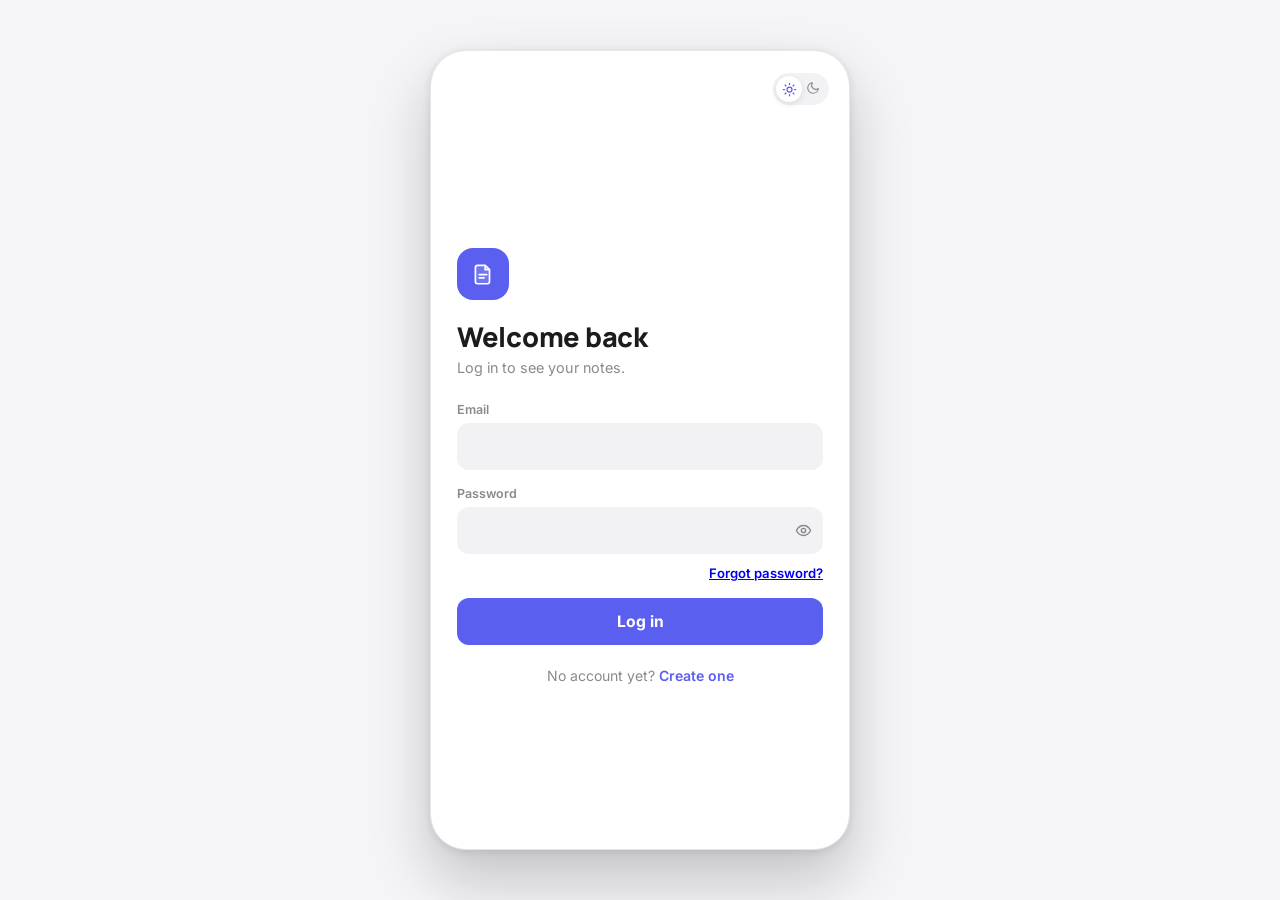
<file: index.html>
<!DOCTYPE html>
<html lang="en">
<head>
<meta charset="UTF-8" />
<meta name="viewport" content="width=device-width, initial-scale=1.0, viewport-fit=cover" />
<title>Paperz</title>
<link rel="preconnect" href="https://fonts.googleapis.com" />
<link href="https://fonts.googleapis.com/css2?family=Manrope:wght@700;800&family=Inter:wght@400;500;600;700&display=swap" rel="stylesheet" />
<link rel="stylesheet" href="css/style.css" />
<script>
  (function () {
    const saved = localStorage.getItem("notes_theme");
    const prefersDark = window.matchMedia("(prefers-color-scheme: dark)").matches;
    document.documentElement.setAttribute("data-theme", saved || (prefersDark ? "dark" : "light"));
  })();
</script>
</head>
<body>
  <div class="page-root">
    <div class="workspace">

      <!-- ===================== Sidebar ===================== -->
      <div class="sidebar">
        <div class="app-topbar">
          <div class="brand">
            <div class="brand-icon" id="brand-icon"></div>
            <span class="brand-title">Paperz</span>
          </div>
          <button id="theme-toggle" class="theme-toggle" title="Toggle dark mode">
            <span class="icon-row"><span></span><span></span></span>
            <span class="knob" id="theme-knob"></span>
          </button>
        </div>

        <div class="search-wrap">
          <div class="search-bar">
            <span id="search-icon"></span>
            <input type="text" id="search-input" placeholder="Search notes" />
          </div>
        </div>

        <div class="notes-scroll">
          <div id="notes-list"></div>
          <div id="empty-state" class="empty-state" style="display:none;">
            <span id="empty-icon"></span>
            <strong>No notes yet</strong>
            <p>Tap + to write your first one.</p>
          </div>
        </div>

        <button id="sidebar-new-note-btn" class="sidebar-new-btn desktop-only">
          <span id="sidebar-new-icon"></span> New note
        </button>

        <div id="account-row" class="account-row">
          <div class="avatar size-sm" data-role="identity"></div>
          <div class="account-row-text">
            <div class="account-row-name" id="sidebar-user-name"></div>
            <div class="account-row-email" id="sidebar-user-email"></div>
          </div>
          <span id="account-chevron"></span>
        </div>
      </div>

      <!-- ===================== Main panel (mobile: bottom sheet, desktop: docked editor) ===================== -->
      <div id="editor-sheet" class="sheet editor-panel">
        <div class="sheet-handle"></div>
        <div class="sheet-header">
          <button type="button" id="cancel-editor-btn" class="sheet-header-btn cancel">Cancel</button>
          <strong id="editor-heading" style="font-family: var(--font-display); font-size: 0.95rem;">New note</strong>
          <button type="submit" form="note-form" id="save-note-btn" class="sheet-header-btn save">Save</button>
        </div>
        <div class="sheet-body" style="flex:1; display:flex; flex-direction:column;">
          <form id="note-form" style="display:flex; flex-direction:column; flex:1;">
            <input type="text" id="note-title-input" class="sheet-title-input" placeholder="Title" required />
            <textarea id="note-content-input" class="sheet-content-input" placeholder="Start typing..." style="flex:1;"></textarea>
          </form>
          <div id="editor-empty" class="editor-empty">
            <span id="editor-empty-icon"></span>
            <strong>Nothing selected</strong>
            <p>Pick a note from the list, or start a new one.</p>
          </div>
        </div>
      </div>

      <button id="fab-new-note" class="fab mobile-only" title="New note"></button>
    </div>

    <!-- ===================== Shared backdrop ===================== -->
    <div id="sheet-backdrop" class="sheet-backdrop"></div>

    <!-- ===================== Delete note confirm ===================== -->
    <div id="delete-sheet" class="sheet modal-sheet">
      <div class="sheet-handle"></div>
      <div class="action-sheet">
        <div class="action-sheet-group">
          <button type="button" id="confirm-delete-btn" class="action-sheet-btn destructive">Delete note</button>
        </div>
        <div class="action-sheet-group">
          <button type="button" id="cancel-delete-btn" class="action-sheet-btn cancel-group">Cancel</button>
        </div>
      </div>
    </div>

    <!-- ===================== Account settings ===================== -->
    <div id="settings-sheet" class="sheet modal-sheet settings-panel">
      <div class="sheet-handle"></div>
      <div class="sheet-header">
        <button type="button" id="close-settings-btn" class="sheet-header-btn cancel">Close</button>
        <strong style="font-family: var(--font-display); font-size: 0.95rem;">Account</strong>
        <span style="width:50px;"></span>
      </div>
      <div class="sheet-body">

        <div class="settings-section">
          <div class="avatar-upload-row">
            <div class="avatar size-lg" id="settings-avatar-preview"></div>
            <div>
              <button type="button" id="change-photo-btn" class="btn-secondary">
                <span id="camera-icon"></span> Change photo
              </button>
              <input type="file" id="avatar-file-input" accept="image/*" style="display:none;" />
            </div>
          </div>

          <form id="profile-form">
            <div class="field-group">
              <label class="field-label" for="settings-name-input">Name</label>
              <input type="text" id="settings-name-input" class="field-input" required />
            </div>
            <div class="field-group">
              <label class="field-label" for="settings-email-input">Email</label>
              <input type="email" id="settings-email-input" class="field-input" required />
            </div>
            <button type="submit" id="save-profile-btn" class="btn-primary" style="margin-top:0;">Save changes</button>
          </form>
        </div>

        <div class="settings-section">
          <p class="settings-section-title">Change password</p>
          <form id="password-form">
            <div class="field-group">
              <label class="field-label" for="password-current">Current password</label>
              <div class="field-input-wrap">
                <input type="password" id="password-current" class="field-input" required />
                <button type="button" id="toggle-current-password" class="password-toggle-btn"></button>
              </div>
            </div>
            <div class="field-group">
              <label class="field-label" for="password-new">New password</label>
              <div class="field-input-wrap">
                <input type="password" id="password-new" class="field-input" minlength="8" required />
                <button type="button" id="toggle-new-password" class="password-toggle-btn"></button>
              </div>
            </div>
            <div class="field-group">
              <label class="field-label" for="password-confirm">Confirm new password</label>
              <div class="field-input-wrap">
                <input type="password" id="password-confirm" class="field-input" minlength="8" required />
                <button type="button" id="toggle-confirm-password" class="password-toggle-btn"></button>
              </div>
            </div>
            <button type="submit" id="change-password-btn" class="btn-primary" style="margin-top:0;">Update password</button>
          </form>
        </div>

        <div class="settings-section">
          <p class="settings-section-title">Danger zone</p>
          <div class="danger-zone">
            <p>Deleting your account permanently removes it and every note in it. This can't be undone.</p>
            <button type="button" id="open-delete-account-btn" class="btn-danger-block">Delete my account</button>
          </div>
        </div>

        <div class="settings-section" style="margin-bottom:6px;">
          <button type="button" id="settings-logout-btn" class="btn-secondary" style="width:100%; justify-content:center;">
            <span id="settings-logout-icon"></span> Log out
          </button>
        </div>

      </div>
    </div>

    <!-- ===================== Delete account confirm ===================== -->
    <div id="delete-account-sheet" class="sheet modal-sheet">
      <div class="sheet-handle"></div>
      <div class="action-sheet">
        <p style="text-align:center; font-size:0.85rem; color:var(--text-muted); margin: 4px 8px 14px;">
          Enter your password to permanently delete your account and all your notes.
        </p>
        <form id="delete-account-form">
          <div class="field-group" style="padding: 0 8px;">
            <input type="password" id="delete-account-password" class="field-input" placeholder="Password" required />
          </div>
          <div class="action-sheet-group" style="margin-top:14px;">
            <button type="submit" id="confirm-delete-account-btn" class="action-sheet-btn destructive">Delete my account</button>
          </div>
        </form>
        <div class="action-sheet-group">
          <button type="button" id="cancel-delete-account-btn" class="action-sheet-btn cancel-group">Cancel</button>
        </div>
      </div>
    </div>

    <div id="toast-stack" class="toast-stack"></div>
  </div>

  <script src="js/icons.js"></script>
  <script src="js/ui-helpers.js"></script>
  <script src="js/theme.js"></script>
  <script src="js/toast.js"></script>
  <script src="js/api.js"></script>
  <script src="js/notes.js"></script>
  <script>
    // Fill in icons
    document.getElementById("brand-icon").innerHTML = Icons.logo;
    document.getElementById("search-icon").innerHTML = Icons.search;
    document.getElementById("empty-icon").innerHTML = Icons.emptyNotebook;
    document.getElementById("editor-empty-icon").innerHTML = Icons.emptyNotebook;
    document.getElementById("fab-new-note").innerHTML = Icons.plus;
    document.getElementById("sidebar-new-icon").innerHTML = Icons.plus;
    document.getElementById("camera-icon").innerHTML = Icons.camera;
    document.getElementById("settings-logout-icon").innerHTML = Icons.logout;
    document.getElementById("account-chevron").innerHTML = Icons.chevronRight;
    document.querySelector("#theme-toggle .icon-row").innerHTML = `<span>${Icons.sun}</span><span>${Icons.moon}</span>`;

    function syncKnobIcon() {
      const isDark = document.documentElement.getAttribute("data-theme") === "dark";
      document.getElementById("theme-knob").innerHTML = isDark ? Icons.moon : Icons.sun;
    }
    syncKnobIcon();
    document.getElementById("theme-toggle").addEventListener("click", () => setTimeout(syncKnobIcon, 0));
    initThemeToggle();

    initPasswordToggle("password-current", "toggle-current-password");
    initPasswordToggle("password-new", "toggle-new-password");
    initPasswordToggle("password-confirm", "toggle-confirm-password");

    initDashboard();
  </script>
</body>
</html>
</file>
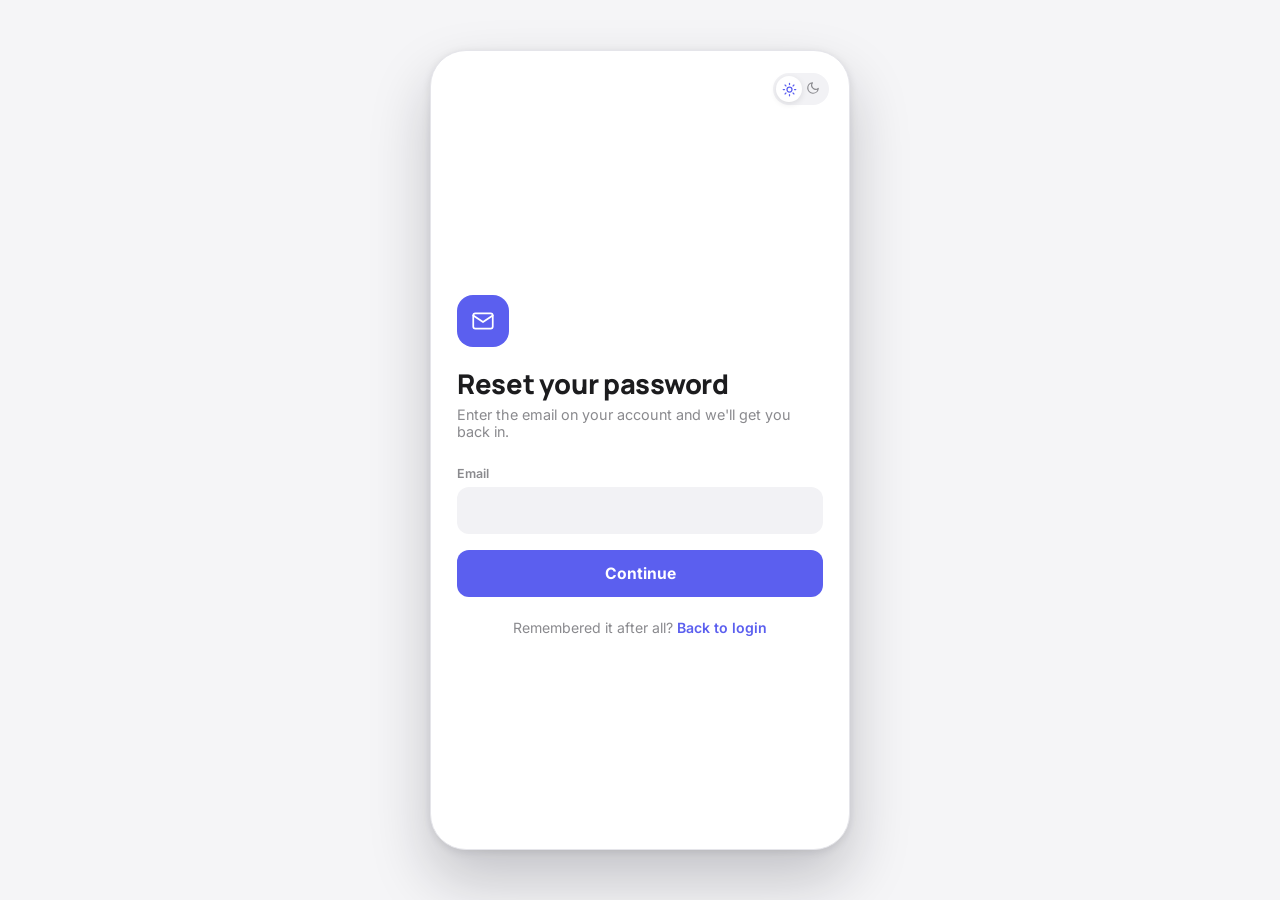
<file: forgot-password.html>
<!DOCTYPE html>
<html lang="en">
<head>
<meta charset="UTF-8" />
<meta name="viewport" content="width=device-width, initial-scale=1.0, viewport-fit=cover" />
<title>Reset password - Paperz</title>
<link rel="preconnect" href="https://fonts.googleapis.com" />
<link href="https://fonts.googleapis.com/css2?family=Manrope:wght@700;800&family=Inter:wght@400;500;600;700&display=swap" rel="stylesheet" />
<link rel="stylesheet" href="css/style.css" />
<script>
  (function () {
    const saved = localStorage.getItem("notes_theme");
    const prefersDark = window.matchMedia("(prefers-color-scheme: dark)").matches;
    document.documentElement.setAttribute("data-theme", saved || (prefersDark ? "dark" : "light"));
  })();
</script>
</head>
<body>
  <div class="device-shell">
    <div class="device">

      <div class="app-topbar" style="justify-content:flex-end;">
        <button id="theme-toggle" class="theme-toggle" title="Toggle dark mode">
          <span class="icon-row"></span>
          <span class="knob" id="theme-knob"></span>
        </button>
      </div>

      <div class="auth-scroll">
        <div class="auth-icon" id="auth-icon"></div>

        <!-- Step 1: enter email -->
        <div id="step-email">
          <h1>Reset your password</h1>
          <p class="sub">Enter the email on your account and we'll get you back in.</p>

          <form id="email-form">
            <div class="field-group">
              <label class="field-label" for="email">Email</label>
              <input type="email" id="email" class="field-input" required autocomplete="email" />
            </div>
            <button type="submit" id="check-btn" class="btn-primary">Continue</button>
          </form>
        </div>

        <!-- Step 2: set new password (shown once the email is confirmed) -->
        <div id="step-reset" style="display:none;">
          <h1>Choose a new password</h1>
          <p class="sub">Resetting the password for <strong id="found-email-label"></strong></p>

          <form id="reset-form">
            <div class="field-group">
              <label class="field-label" for="new-password">New password</label>
              <div class="field-input-wrap">
                <input type="password" id="new-password" class="field-input" required minlength="8" autocomplete="new-password" />
                <button type="button" id="toggle-new-password" class="password-toggle-btn"></button>
              </div>
            </div>
            <div class="field-group">
              <label class="field-label" for="confirm-new-password">Confirm new password</label>
              <div class="field-input-wrap">
                <input type="password" id="confirm-new-password" class="field-input" required minlength="8" autocomplete="new-password" />
                <button type="button" id="toggle-confirm-new-password" class="password-toggle-btn"></button>
              </div>
            </div>
            <button type="submit" id="reset-btn" class="btn-primary">Update password</button>
          </form>
        </div>

        <div id="error-box" class="inline-error"></div>

        <p class="auth-footer">Remembered it after all? <a href="login.html">Back to login</a></p>
      </div>

      <div id="toast-stack" class="toast-stack"></div>
    </div>
  </div>

  <script src="js/icons.js"></script>
  <script src="js/ui-helpers.js"></script>
  <script src="js/theme.js"></script>
  <script src="js/toast.js"></script>
  <script src="js/api.js"></script>
  <script src="js/auth.js"></script>
  <script>
    document.getElementById("auth-icon").innerHTML = Icons.mailQuestion;
    document.querySelector("#theme-toggle .icon-row").innerHTML = `<span>${Icons.sun}</span><span>${Icons.moon}</span>`;
    function syncKnobIcon() {
      const isDark = document.documentElement.getAttribute("data-theme") === "dark";
      document.getElementById("theme-knob").innerHTML = isDark ? Icons.moon : Icons.sun;
    }
    syncKnobIcon();
    document.getElementById("theme-toggle").addEventListener("click", () => setTimeout(syncKnobIcon, 0));
    initThemeToggle();
    initPasswordToggle("new-password", "toggle-new-password");
    initPasswordToggle("confirm-new-password", "toggle-confirm-new-password");
    initForgotPasswordForm();
  </script>
</body>
</html>
</file>
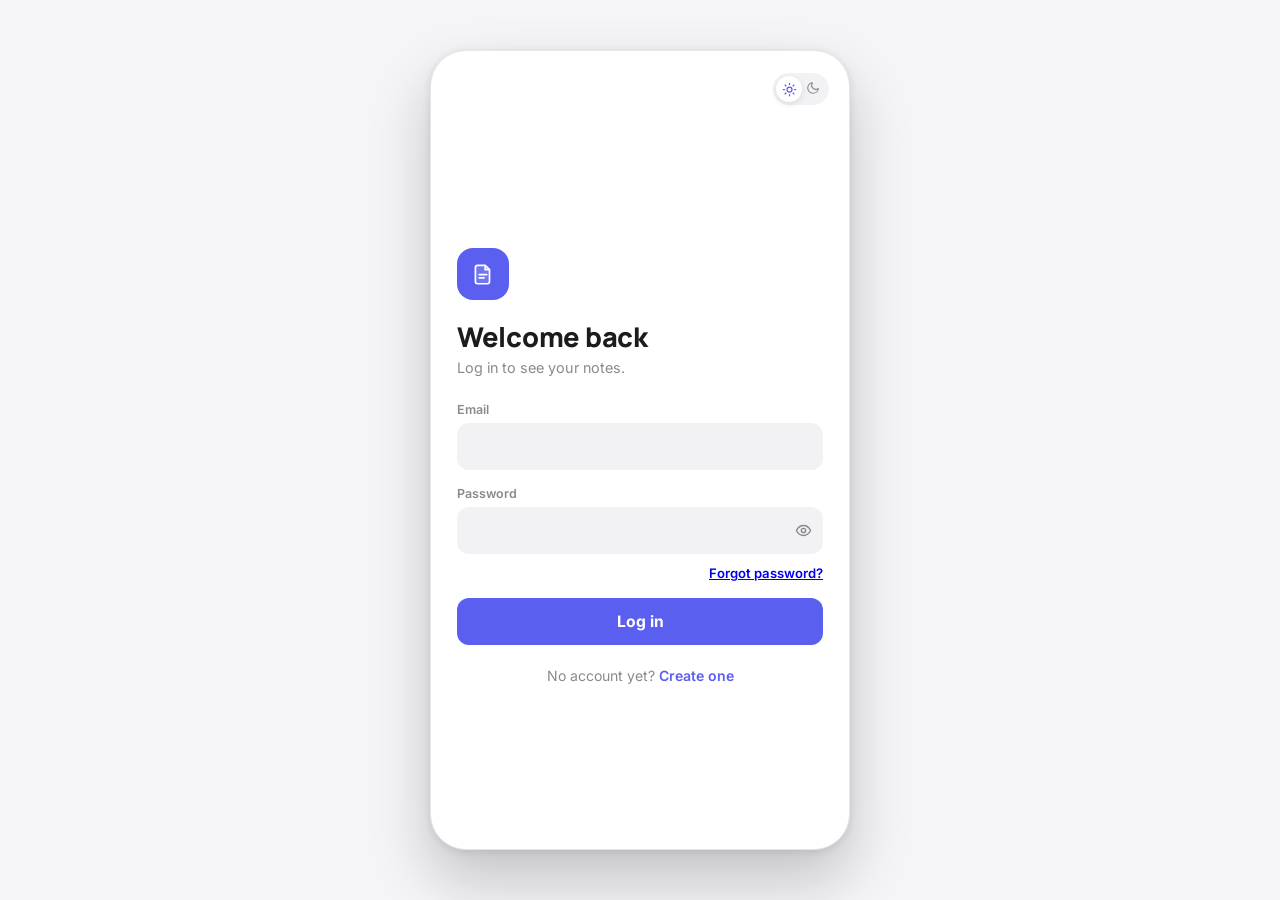
<file: login.html>
<!DOCTYPE html>
<html lang="en">
<head>
<meta charset="UTF-8" />
<meta name="viewport" content="width=device-width, initial-scale=1.0, viewport-fit=cover" />
<title>Log in - Paperz</title>
<link rel="preconnect" href="https://fonts.googleapis.com" />
<link href="https://fonts.googleapis.com/css2?family=Manrope:wght@700;800&family=Inter:wght@400;500;600;700&display=swap" rel="stylesheet" />
<link rel="stylesheet" href="css/style.css" />
<script>
  (function () {
    const saved = localStorage.getItem("notes_theme");
    const prefersDark = window.matchMedia("(prefers-color-scheme: dark)").matches;
    document.documentElement.setAttribute("data-theme", saved || (prefersDark ? "dark" : "light"));
  })();
</script>
</head>
<body>
  <div class="device-shell">
    <div class="device">

      <div class="app-topbar" style="justify-content:flex-end;">
        <button id="theme-toggle" class="theme-toggle" title="Toggle dark mode">
          <span class="icon-row"></span>
          <span class="knob" id="theme-knob"></span>
        </button>
      </div>

      <div class="auth-scroll">
        <div class="auth-icon" id="auth-icon"></div>
        <h1>Welcome back</h1>
        <p class="sub">Log in to see your notes.</p>

        <div id="banner-box" class="inline-error" style="background: rgba(52,199,89,0.12); color: var(--success);"></div>

        <form id="login-form">
          <div class="field-group">
            <label class="field-label" for="email">Email</label>
            <input type="email" id="email" class="field-input" required autocomplete="email" />
          </div>
          <div class="field-group">
            <label class="field-label" for="password">Password</label>
            <div class="field-input-wrap">
              <input type="password" id="password" class="field-input" required autocomplete="current-password" />
              <button type="button" id="toggle-password" class="password-toggle-btn"></button>
            </div>
            <div style="text-align:right; margin-top:8px;">
              <a href="forgot-password.html" style="font-size:0.82rem; font-weight:600;">Forgot password?</a>
            </div>
          </div>

          <button type="submit" id="submit-btn" class="btn-primary">Log in</button>
          <div id="error-box" class="inline-error"></div>
        </form>

        <p class="auth-footer">No account yet? <a href="register.html">Create one</a></p>
      </div>

      <div id="toast-stack" class="toast-stack"></div>
    </div>
  </div>

  <script src="js/icons.js"></script>
  <script src="js/ui-helpers.js"></script>
  <script src="js/theme.js"></script>
  <script src="js/toast.js"></script>
  <script src="js/api.js"></script>
  <script src="js/auth.js"></script>
  <script>
    document.getElementById("auth-icon").innerHTML = Icons.logo;
    document.querySelector("#theme-toggle .icon-row").innerHTML = `<span>${Icons.sun}</span><span>${Icons.moon}</span>`;
    function syncKnobIcon() {
      const isDark = document.documentElement.getAttribute("data-theme") === "dark";
      document.getElementById("theme-knob").innerHTML = isDark ? Icons.moon : Icons.sun;
    }
    syncKnobIcon();
    document.getElementById("theme-toggle").addEventListener("click", () => setTimeout(syncKnobIcon, 0));
    initThemeToggle();
    initPasswordToggle("password", "toggle-password");
    initLoginForm();

    // Friendly confirmation banners after redirects from other flows.
    const params = new URLSearchParams(window.location.search);
    const banner = document.getElementById("banner-box");
    if (params.get("reset") === "success") {
      banner.innerHTML = `${Icons.check}<span>Your password has been updated. Log in with your new password.</span>`;
      banner.classList.add("show");
    } else if (params.get("deleted") === "success") {
      banner.innerHTML = `${Icons.check}<span>Your account has been deleted. Thanks for trying Paperz.</span>`;
      banner.classList.add("show");
    }
  </script>
</body>
</html>
</file>
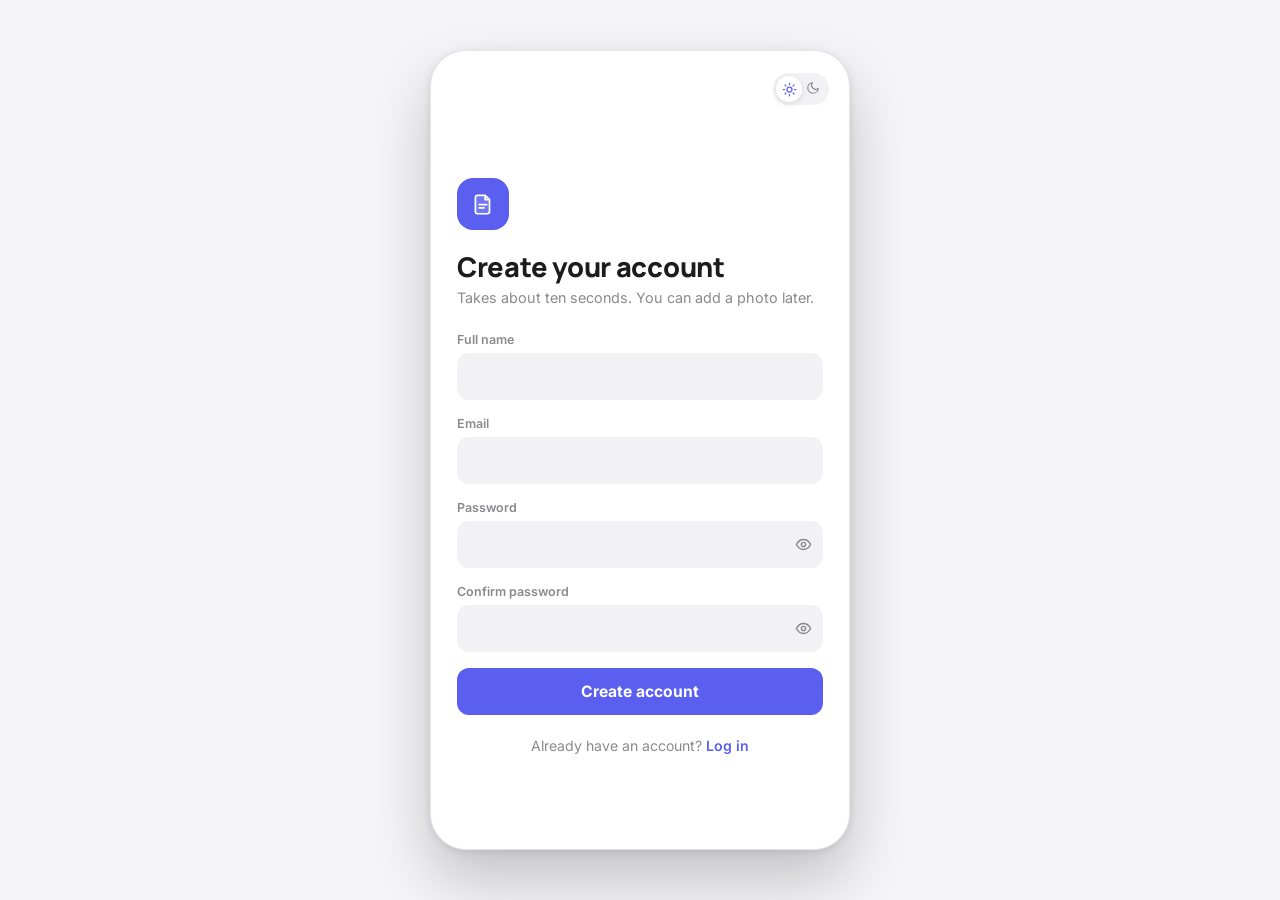
<file: register.html>
<!DOCTYPE html>
<html lang="en">
<head>
<meta charset="UTF-8" />
<meta name="viewport" content="width=device-width, initial-scale=1.0, viewport-fit=cover" />
<title>Create account - Paperz</title>
<link rel="preconnect" href="https://fonts.googleapis.com" />
<link href="https://fonts.googleapis.com/css2?family=Manrope:wght@700;800&family=Inter:wght@400;500;600;700&display=swap" rel="stylesheet" />
<link rel="stylesheet" href="css/style.css" />
<script>
  (function () {
    const saved = localStorage.getItem("notes_theme");
    const prefersDark = window.matchMedia("(prefers-color-scheme: dark)").matches;
    document.documentElement.setAttribute("data-theme", saved || (prefersDark ? "dark" : "light"));
  })();
</script>
</head>
<body>
  <div class="device-shell">
    <div class="device">

      <div class="app-topbar" style="justify-content:flex-end;">
        <button id="theme-toggle" class="theme-toggle" title="Toggle dark mode">
          <span class="icon-row"></span>
          <span class="knob" id="theme-knob"></span>
        </button>
      </div>

      <div class="auth-scroll">
        <div class="auth-icon" id="auth-icon"></div>
        <h1>Create your account</h1>
        <p class="sub">Takes about ten seconds. You can add a photo later.</p>

        <form id="register-form">
          <div class="field-group">
            <label class="field-label" for="name">Full name</label>
            <input type="text" id="name" class="field-input" required autocomplete="name" />
          </div>
          <div class="field-group">
            <label class="field-label" for="email">Email</label>
            <input type="email" id="email" class="field-input" required autocomplete="email" />
          </div>
          <div class="field-group">
            <label class="field-label" for="password">Password</label>
            <div class="field-input-wrap">
              <input type="password" id="password" class="field-input" required minlength="8" autocomplete="new-password" />
              <button type="button" id="toggle-password" class="password-toggle-btn"></button>
            </div>
          </div>
          <div class="field-group">
            <label class="field-label" for="confirm-password">Confirm password</label>
            <div class="field-input-wrap">
              <input type="password" id="confirm-password" class="field-input" required minlength="8" autocomplete="new-password" />
              <button type="button" id="toggle-confirm-password" class="password-toggle-btn"></button>
            </div>
          </div>

          <button type="submit" id="submit-btn" class="btn-primary">Create account</button>
          <div id="error-box" class="inline-error"></div>
        </form>

        <p class="auth-footer">Already have an account? <a href="login.html">Log in</a></p>
      </div>

      <div id="toast-stack" class="toast-stack"></div>
    </div>
  </div>

  <script src="js/icons.js"></script>
  <script src="js/ui-helpers.js"></script>
  <script src="js/theme.js"></script>
  <script src="js/toast.js"></script>
  <script src="js/api.js"></script>
  <script src="js/auth.js"></script>
  <script>
    document.getElementById("auth-icon").innerHTML = Icons.logo;
    document.querySelector("#theme-toggle .icon-row").innerHTML = `<span>${Icons.sun}</span><span>${Icons.moon}</span>`;
    function syncKnobIcon() {
      const isDark = document.documentElement.getAttribute("data-theme") === "dark";
      document.getElementById("theme-knob").innerHTML = isDark ? Icons.moon : Icons.sun;
    }
    syncKnobIcon();
    document.getElementById("theme-toggle").addEventListener("click", () => setTimeout(syncKnobIcon, 0));
    initThemeToggle();
    initPasswordToggle("password", "toggle-password");
    initPasswordToggle("confirm-password", "toggle-confirm-password");
    initRegisterForm();
  </script>
</body>
</html>
</file>
<file: css/style.css>
/* =========================================================
   Design tokens
   ========================================================= */
:root {
  --bg: #f5f5f7;
  --app-bg: #ffffff;
  --surface: #ffffff;
  --surface-alt: #f2f2f5;
  --text: #1c1c1e;
  --text-muted: #8a8a8e;
  --border: #e5e5ea;
  --accent: #5b5fef;
  --accent-strong: #4548d1;
  --accent-contrast: #ffffff;
  --danger: #ff3b30;
  --success: #34c759;
  --shadow: rgba(20, 20, 30, 0.10);
  --shadow-strong: rgba(20, 20, 30, 0.22);
  --skeleton-base: #ececef;
  --skeleton-shine: #f8f8fa;

  --font-display: "Manrope", ui-sans-serif, system-ui, sans-serif;
  --font-body: "Inter", ui-sans-serif, system-ui, sans-serif;

  color-scheme: light;
}

html[data-theme="dark"] {
  --bg: #000000;
  --app-bg: #0b0b0d;
  --surface: #1c1c1e;
  --surface-alt: #2c2c2e;
  --text: #f5f5f7;
  --text-muted: #98989d;
  --border: #38383a;
  --accent: #7b7fff;
  --accent-strong: #9295ff;
  --accent-contrast: #0b0b0d;
  --danger: #ff453a;
  --success: #30d158;
  --shadow: rgba(0, 0, 0, 0.45);
  --shadow-strong: rgba(0, 0, 0, 0.6);
  --skeleton-base: #232326;
  --skeleton-shine: #2c2c30;

  color-scheme: dark;
}

* { box-sizing: border-box; }

html, body {
  margin: 0;
  padding: 0;
  height: 100%;
  background: var(--bg);
  color: var(--text);
  font-family: var(--font-body);
  -webkit-font-smoothing: antialiased;
}

body {
  transition: background-color 0.3s ease;
}

@media (prefers-reduced-motion: reduce) {
  *, *::before, *::after { animation-duration: 0.001ms !important; transition-duration: 0.001ms !important; }
}

button, input, textarea {
  font-family: inherit;
  color: inherit;
}

button { cursor: pointer; }

/* =========================================================
   Page root — positioning anchor for sheets/backdrop/toasts
   ========================================================= */
.page-root {
  position: relative;
  height: 100dvh;
  overflow: hidden;
  background: var(--app-bg);
  transition: background-color 0.3s ease;
}

/* ---------- Auth pages: centered card, phone-like on all sizes ---------- */
.device-shell {
  min-height: 100dvh;
  display: flex;
  align-items: center;
  justify-content: center;
  padding: 0;
}

.device {
  position: relative;
  width: 100%;
  max-width: 100%;
  min-height: 100dvh;
  background: var(--app-bg);
  color: var(--text);
  overflow: hidden;
  display: flex;
  flex-direction: column;
  transition: background-color 0.3s ease, color 0.3s ease;
}

@media (min-width: 560px) {
  .device-shell { padding: 40px 20px; }
  .device {
    max-width: 420px;
    min-height: 800px;
    max-height: 860px;
    border-radius: 36px;
    box-shadow: 0 30px 60px var(--shadow-strong), 0 2px 8px var(--shadow);
    border: 1px solid var(--border);
  }
}

/* ---------- Dashboard: sidebar + main panel, full desktop app feel ---------- */
.workspace {
  height: 100%;
  display: flex;
  flex-direction: column;
}

.sidebar {
  display: flex;
  flex-direction: column;
  height: 100%;
  flex: 1;
  min-width: 0;
}

.brand {
  display: flex;
  align-items: center;
  gap: 10px;
}
.brand-icon {
  width: 34px;
  height: 34px;
  border-radius: 10px;
  background: var(--accent);
  color: var(--accent-contrast);
  display: flex;
  align-items: center;
  justify-content: center;
  flex-shrink: 0;
}
.brand-icon svg { width: 19px; height: 19px; }
.brand-title {
  font-family: var(--font-display);
  font-weight: 800;
  font-size: 1.5rem;
  letter-spacing: -0.01em;
}

.sidebar-new-btn {
  margin: 4px 16px 12px;
  background: var(--surface-alt);
  color: var(--accent);
  border: none;
  border-radius: 12px;
  padding: 12px;
  font-weight: 700;
  font-size: 0.92rem;
  display: flex;
  align-items: center;
  justify-content: center;
  gap: 8px;
  flex-shrink: 0;
  transition: background-color 0.15s ease;
}
.sidebar-new-btn:hover { background: var(--border); }
.sidebar-new-btn svg { width: 16px; height: 16px; }

.account-row {
  display: flex;
  align-items: center;
  gap: 10px;
  padding: 12px 16px;
  border-top: 1px solid var(--border);
  cursor: pointer;
  flex-shrink: 0;
  transition: background-color 0.15s ease;
}
.account-row:hover { background: var(--surface-alt); }
.account-row-text { flex: 1; min-width: 0; }
.account-row-name {
  font-weight: 700;
  font-size: 0.9rem;
  white-space: nowrap;
  overflow: hidden;
  text-overflow: ellipsis;
}
.account-row-email {
  font-size: 0.78rem;
  color: var(--text-muted);
  white-space: nowrap;
  overflow: hidden;
  text-overflow: ellipsis;
}
.account-row > svg { width: 16px; height: 16px; color: var(--text-muted); flex-shrink: 0; }

/* ---------- Avatar ---------- */
.avatar {
  border-radius: 50%;
  background: var(--accent);
  color: var(--accent-contrast);
  display: flex;
  align-items: center;
  justify-content: center;
  font-family: var(--font-display);
  font-weight: 700;
  overflow: hidden;
  flex-shrink: 0;
}
.avatar img { width: 100%; height: 100%; object-fit: cover; }
.avatar.size-sm { width: 34px; height: 34px; font-size: 0.8rem; }
.avatar.size-lg { width: 76px; height: 76px; font-size: 1.6rem; }

/* ---------- Desktop-only editor empty state ---------- */
.editor-empty {
  flex: 1;
  display: none;
  flex-direction: column;
  align-items: center;
  justify-content: center;
  color: var(--text-muted);
  text-align: center;
  padding: 40px;
}
.editor-empty svg { width: 52px; height: 52px; margin-bottom: 14px; color: var(--border); }
.editor-empty strong { display: block; color: var(--text); font-family: var(--font-display); font-size: 1.05rem; margin-bottom: 4px; }

/* ---------- Utility visibility classes ---------- */
.mobile-only { display: block; }
.desktop-only { display: none; }
button.mobile-only { display: flex; }
button.desktop-only { display: none; }

@media (min-width: 900px) {
  .workspace { flex-direction: row; }
  .sidebar {
    width: 360px;
    flex: none;
    border-right: 1px solid var(--border);
  }
  .mobile-only { display: none !important; }
  .desktop-only { display: flex !important; }
}

/* =========================================================
   Top nav / large title
   ========================================================= */
.app-topbar {
  padding: 18px 20px 8px;
  display: flex;
  align-items: flex-start;
  justify-content: space-between;
  flex-shrink: 0;
}

.app-title {
  font-family: var(--font-display);
  font-weight: 800;
  font-size: 2rem;
  letter-spacing: -0.02em;
  margin: 0;
}

.app-subtitle {
  color: var(--text-muted);
  font-size: 0.85rem;
  margin: 2px 0 0;
}

/* Theme toggle switch */
.theme-toggle {
  position: relative;
  width: 56px;
  height: 32px;
  border-radius: 999px;
  border: none;
  background: var(--surface-alt);
  padding: 3px;
  flex-shrink: 0;
  margin-top: 4px;
  transition: background-color 0.3s ease;
}

.theme-toggle .icon-row {
  display: flex;
  justify-content: space-between;
  align-items: center;
  padding: 0 6px;
  height: 100%;
  color: var(--text-muted);
}

.theme-toggle .icon-row svg { width: 14px; height: 14px; }

.theme-toggle .knob {
  position: absolute;
  top: 3px;
  left: 3px;
  width: 26px;
  height: 26px;
  border-radius: 50%;
  background: var(--surface);
  box-shadow: 0 2px 6px var(--shadow);
  display: flex;
  align-items: center;
  justify-content: center;
  color: var(--accent);
  transition: transform 0.3s cubic-bezier(0.4, 0, 0.2, 1), background-color 0.3s ease;
}

.theme-toggle .knob svg { width: 15px; height: 15px; }

html[data-theme="dark"] .theme-toggle .knob {
  transform: translateX(24px);
}

/* =========================================================
   Search bar
   ========================================================= */
.search-wrap {
  padding: 8px 20px 12px;
  flex-shrink: 0;
}

.search-bar {
  display: flex;
  align-items: center;
  gap: 8px;
  background: var(--surface-alt);
  border-radius: 12px;
  padding: 9px 12px;
  transition: background-color 0.3s ease;
}

.search-bar svg { width: 17px; height: 17px; color: var(--text-muted); flex-shrink: 0; }

.search-bar input {
  border: none;
  background: transparent;
  outline: none;
  font-size: 0.95rem;
  width: 100%;
  color: var(--text);
}

.search-bar input::placeholder { color: var(--text-muted); }

/* =========================================================
   Notes list
   ========================================================= */
.notes-scroll {
  flex: 1;
  overflow-y: auto;
  padding: 4px 12px 100px;
  -webkit-overflow-scrolling: touch;
}

.note-row {
  display: flex;
  align-items: flex-start;
  gap: 12px;
  padding: 14px 10px;
  border-radius: 14px;
  cursor: pointer;
  transition: background-color 0.15s ease;
  animation: rowIn 0.25s ease both;
}

.note-row:hover { background: var(--surface-alt); }
.note-row:active { background: var(--surface-alt); transform: scale(0.995); }

@keyframes rowIn {
  from { opacity: 0; transform: translateY(6px); }
  to { opacity: 1; transform: translateY(0); }
}

.note-dot {
  width: 10px;
  height: 10px;
  border-radius: 50%;
  background: var(--accent);
  margin-top: 6px;
  flex-shrink: 0;
}

.note-row-body { flex: 1; min-width: 0; }

.note-row-title {
  font-family: var(--font-display);
  font-weight: 700;
  font-size: 1rem;
  margin: 0 0 3px;
  white-space: nowrap;
  overflow: hidden;
  text-overflow: ellipsis;
}

.note-row-preview {
  font-size: 0.86rem;
  color: var(--text-muted);
  margin: 0;
  display: -webkit-box;
  -webkit-line-clamp: 1;
  -webkit-box-orient: vertical;
  overflow: hidden;
}

.note-row-meta {
  font-size: 0.72rem;
  color: var(--text-muted);
  margin-top: 4px;
}

.note-row-delete {
  flex-shrink: 0;
  width: 32px;
  height: 32px;
  border-radius: 50%;
  border: none;
  background: transparent;
  color: var(--text-muted);
  display: flex;
  align-items: center;
  justify-content: center;
  transition: background-color 0.15s ease, color 0.15s ease;
}
.note-row-delete:hover { background: rgba(255, 59, 48, 0.1); color: var(--danger); }
.note-row-delete svg { width: 18px; height: 18px; }

/* Empty state */
.empty-state {
  text-align: center;
  padding: 70px 24px 30px;
  color: var(--text-muted);
}
.empty-state svg { width: 46px; height: 46px; margin-bottom: 14px; color: var(--border); }
.empty-state p { margin: 0; font-size: 0.9rem; }
.empty-state strong { display: block; color: var(--text); font-family: var(--font-display); font-size: 1.05rem; margin-bottom: 4px; }

/* Skeletons */
.skeleton-row { display: flex; gap: 12px; padding: 14px 10px; }
.skeleton-dot, .skeleton-line {
  border-radius: 8px;
  background: linear-gradient(100deg, var(--skeleton-base) 30%, var(--skeleton-shine) 50%, var(--skeleton-base) 70%);
  background-size: 200% 100%;
  animation: shimmer 1.3s ease-in-out infinite;
}
.skeleton-dot { width: 10px; height: 10px; border-radius: 50%; margin-top: 6px; flex-shrink: 0; }
.skeleton-lines { flex: 1; display: flex; flex-direction: column; gap: 8px; }
.skeleton-line.w70 { width: 70%; height: 12px; }
.skeleton-line.w40 { width: 40%; height: 10px; }
@keyframes shimmer { 0% { background-position: 200% 0; } 100% { background-position: -200% 0; } }

/* =========================================================
   FAB
   ========================================================= */
.fab {
  position: absolute;
  right: 22px;
  bottom: 28px;
  width: 56px;
  height: 56px;
  border-radius: 50%;
  border: none;
  background: var(--accent);
  color: var(--accent-contrast);
  display: flex;
  align-items: center;
  justify-content: center;
  box-shadow: 0 10px 24px rgba(91, 95, 239, 0.4);
  transition: transform 0.15s ease, background-color 0.3s ease;
  z-index: 20;
}
.fab:hover { background: var(--accent-strong); }
.fab:active { transform: scale(0.92); }
.fab svg { width: 24px; height: 24px; }

/* =========================================================
   Bottom sheets (editor + action sheet)
   ========================================================= */
.sheet-backdrop {
  position: absolute;
  inset: 0;
  background: rgba(0, 0, 0, 0.35);
  opacity: 0;
  pointer-events: none;
  transition: opacity 0.25s ease;
  z-index: 30;
}
.sheet-backdrop.open { opacity: 1; pointer-events: auto; }

.sheet {
  position: absolute;
  left: 0;
  right: 0;
  bottom: 0;
  background: var(--surface);
  border-radius: 22px 22px 0 0;
  box-shadow: 0 -10px 30px var(--shadow-strong);
  transform: translateY(100%);
  transition: transform 0.3s cubic-bezier(0.32, 0.72, 0, 1);
  z-index: 31;
  max-height: 88%;
  display: flex;
  flex-direction: column;
}
.sheet.open { transform: translateY(0); }

.sheet-handle {
  width: 36px;
  height: 5px;
  border-radius: 3px;
  background: var(--border);
  margin: 10px auto 4px;
  flex-shrink: 0;
}

.sheet-header {
  display: flex;
  align-items: center;
  justify-content: space-between;
  padding: 8px 16px 12px;
  flex-shrink: 0;
}

.sheet-header-btn {
  background: none;
  border: none;
  font-size: 0.95rem;
  font-weight: 600;
  padding: 6px 4px;
}
.sheet-header-btn.cancel { color: var(--text-muted); }
.sheet-header-btn.save { color: var(--accent); display: flex; align-items: center; gap: 6px; }
.sheet-header-btn:disabled { opacity: 0.5; }

.sheet-body { padding: 4px 20px 24px; overflow-y: auto; }

.sheet-title-input {
  width: 100%;
  border: none;
  outline: none;
  background: transparent;
  font-family: var(--font-display);
  font-weight: 800;
  font-size: 1.4rem;
  padding: 6px 0;
  color: var(--text);
}
.sheet-title-input::placeholder { color: var(--text-muted); }

.sheet-content-input {
  width: 100%;
  min-height: 220px;
  border: none;
  outline: none;
  resize: none;
  background: transparent;
  font-size: 1rem;
  line-height: 1.5;
  padding: 6px 0;
  color: var(--text);
}
.sheet-content-input::placeholder { color: var(--text-muted); }

/* Action sheet (delete confirm) */
.action-sheet { padding: 8px 12px 20px; }
.action-sheet-group {
  background: var(--surface-alt);
  border-radius: 14px;
  overflow: hidden;
  margin-bottom: 8px;
}
.action-sheet-btn {
  width: 100%;
  background: none;
  border: none;
  padding: 15px;
  font-size: 1rem;
  font-weight: 500;
  border-bottom: 1px solid var(--border);
  text-align: center;
}
.action-sheet-btn:last-child { border-bottom: none; }
.action-sheet-btn.destructive { color: var(--danger); font-weight: 600; }
.action-sheet-btn.cancel-group {
  background: var(--surface-alt);
  border-radius: 14px;
  font-weight: 700;
}

/* ---------- Desktop: editor becomes a docked panel, other sheets become modals ---------- */
@media (min-width: 900px) {
  .editor-panel.sheet {
    position: relative;
    inset: auto;
    transform: none !important;
    width: auto;
    flex: 1;
    height: 100%;
    max-height: none;
    border-radius: 0;
    box-shadow: none;
    display: flex;
  }
  .editor-panel .sheet-handle { display: none; }
  .editor-panel .sheet-header {
    border-bottom: 1px solid var(--border);
    padding: 18px 32px;
  }
  .editor-panel .sheet-body { padding: 24px 40px; flex: 1; }
  .editor-panel .sheet-title-input { font-size: 1.7rem; }
  .editor-panel .sheet-content-input { min-height: 320px; }

  .modal-sheet.sheet {
    left: 50%;
    right: auto;
    bottom: auto;
    top: 50%;
    width: 420px;
    max-height: 80vh;
    border-radius: 20px;
    transform: translate(-50%, -46%);
    opacity: 0;
    pointer-events: none;
    box-shadow: 0 30px 60px var(--shadow-strong);
    transition: transform 0.25s ease, opacity 0.25s ease;
  }
  .modal-sheet.sheet.open {
    transform: translate(-50%, -50%);
    opacity: 1;
    pointer-events: auto;
  }
  .modal-sheet .sheet-handle { display: none; }
  .modal-sheet.settings-panel { width: 460px; }
}

/* ---------- Account settings sheet ---------- */
.settings-section { margin-bottom: 26px; }
.settings-section-title {
  font-size: 0.72rem;
  font-weight: 700;
  letter-spacing: 0.06em;
  text-transform: uppercase;
  color: var(--text-muted);
  margin: 0 0 12px;
}

.avatar-upload-row {
  display: flex;
  align-items: center;
  gap: 16px;
  margin-bottom: 22px;
}

.btn-secondary {
  background: var(--surface-alt);
  color: var(--text);
  border: none;
  border-radius: 10px;
  padding: 9px 14px;
  font-size: 0.85rem;
  font-weight: 600;
  display: inline-flex;
  align-items: center;
  gap: 6px;
}
.btn-secondary:hover { background: var(--border); }

.danger-zone {
  border: 1px solid rgba(255, 59, 48, 0.25);
  background: rgba(255, 59, 48, 0.06);
  border-radius: 14px;
  padding: 16px;
}
.danger-zone p {
  margin: 0 0 12px;
  font-size: 0.84rem;
  color: var(--text-muted);
}
.btn-danger-block {
  width: 100%;
  background: var(--danger);
  color: #fff;
  border: none;
  border-radius: 10px;
  padding: 12px;
  font-weight: 700;
  font-size: 0.9rem;
  display: flex;
  align-items: center;
  justify-content: center;
  gap: 8px;
}
.btn-danger-block:hover { opacity: 0.9; }
.btn-danger-block:disabled { opacity: 0.6; }

.field-input-wrap { position: relative; }
.field-input-wrap .field-input { padding-right: 42px; }
.password-toggle-btn {
  position: absolute;
  right: 4px;
  top: 50%;
  transform: translateY(-50%);
  background: none;
  border: none;
  width: 32px;
  height: 32px;
  display: flex;
  align-items: center;
  justify-content: center;
  color: var(--text-muted);
  border-radius: 8px;
}
.password-toggle-btn:hover { background: var(--border); }
.password-toggle-btn svg { width: 17px; height: 17px; }

/* =========================================================
   Spinner
   ========================================================= */
.spinner {
  width: 16px;
  height: 16px;
  border-radius: 50%;
  border: 2px solid rgba(255, 255, 255, 0.4);
  border-top-color: currentColor;
  animation: spin 0.7s linear infinite;
  display: inline-block;
}
.spinner.dark-on-light { border: 2px solid var(--border); border-top-color: var(--accent); }
@keyframes spin { to { transform: rotate(360deg); } }

/* =========================================================
   Toasts
   ========================================================= */
.toast-stack {
  position: absolute;
  left: 0;
  right: 0;
  bottom: 22px;
  display: flex;
  flex-direction: column;
  align-items: center;
  gap: 8px;
  pointer-events: none;
  z-index: 50;
}

.toast {
  display: flex;
  align-items: center;
  gap: 8px;
  background: var(--text);
  color: var(--app-bg);
  padding: 11px 16px;
  border-radius: 999px;
  font-size: 0.86rem;
  font-weight: 500;
  box-shadow: 0 8px 20px var(--shadow-strong);
  opacity: 0;
  transform: translateY(10px);
  transition: opacity 0.25s ease, transform 0.25s ease;
  max-width: 88%;
}
.toast.show { opacity: 1; transform: translateY(0); }
.toast svg { width: 16px; height: 16px; flex-shrink: 0; }
.toast.success svg { color: var(--success); }
.toast.error svg { color: var(--danger); }

/* =========================================================
   Auth screens
   ========================================================= */
.auth-scroll {
  flex: 1;
  overflow-y: auto;
  display: flex;
  flex-direction: column;
  justify-content: center;
  padding: 24px 26px 40px;
}

.auth-icon {
  width: 52px;
  height: 52px;
  border-radius: 16px;
  background: var(--accent);
  color: var(--accent-contrast);
  display: flex;
  align-items: center;
  justify-content: center;
  margin-bottom: 18px;
}
.auth-icon svg { width: 26px; height: 26px; }

.auth-scroll h1 {
  font-family: var(--font-display);
  font-weight: 800;
  font-size: 1.7rem;
  margin: 0 0 4px;
  letter-spacing: -0.01em;
}

.auth-scroll p.sub {
  color: var(--text-muted);
  font-size: 0.9rem;
  margin: 0 0 26px;
}

.field-label {
  font-size: 0.78rem;
  font-weight: 600;
  color: var(--text-muted);
  margin: 0 0 6px;
  display: block;
}

.field-group { margin-bottom: 16px; }

.field-input {
  width: 100%;
  background: var(--surface-alt);
  border: 1px solid transparent;
  border-radius: 12px;
  padding: 13px 14px;
  font-size: 0.96rem;
  outline: none;
  transition: border-color 0.15s ease, background-color 0.3s ease;
}
.field-input:focus { border-color: var(--accent); }

.btn-primary {
  width: 100%;
  background: var(--accent);
  color: var(--accent-contrast);
  border: none;
  border-radius: 12px;
  padding: 14px;
  font-size: 0.98rem;
  font-weight: 700;
  margin-top: 8px;
  display: flex;
  align-items: center;
  justify-content: center;
  gap: 8px;
  transition: background-color 0.2s ease, opacity 0.2s ease;
}
.btn-primary:hover { background: var(--accent-strong); }
.btn-primary:disabled { opacity: 0.7; cursor: default; }

.auth-footer {
  text-align: center;
  margin-top: 22px;
  font-size: 0.88rem;
  color: var(--text-muted);
}
.auth-footer a { color: var(--accent); font-weight: 600; text-decoration: none; }

.inline-error {
  display: flex;
  align-items: center;
  gap: 8px;
  background: rgba(255, 59, 48, 0.1);
  color: var(--danger);
  border-radius: 10px;
  padding: 10px 12px;
  font-size: 0.84rem;
  margin-top: 14px;
  display: none;
}
.inline-error.show { display: flex; }
.inline-error svg { width: 15px; height: 15px; flex-shrink: 0; }
</file>
